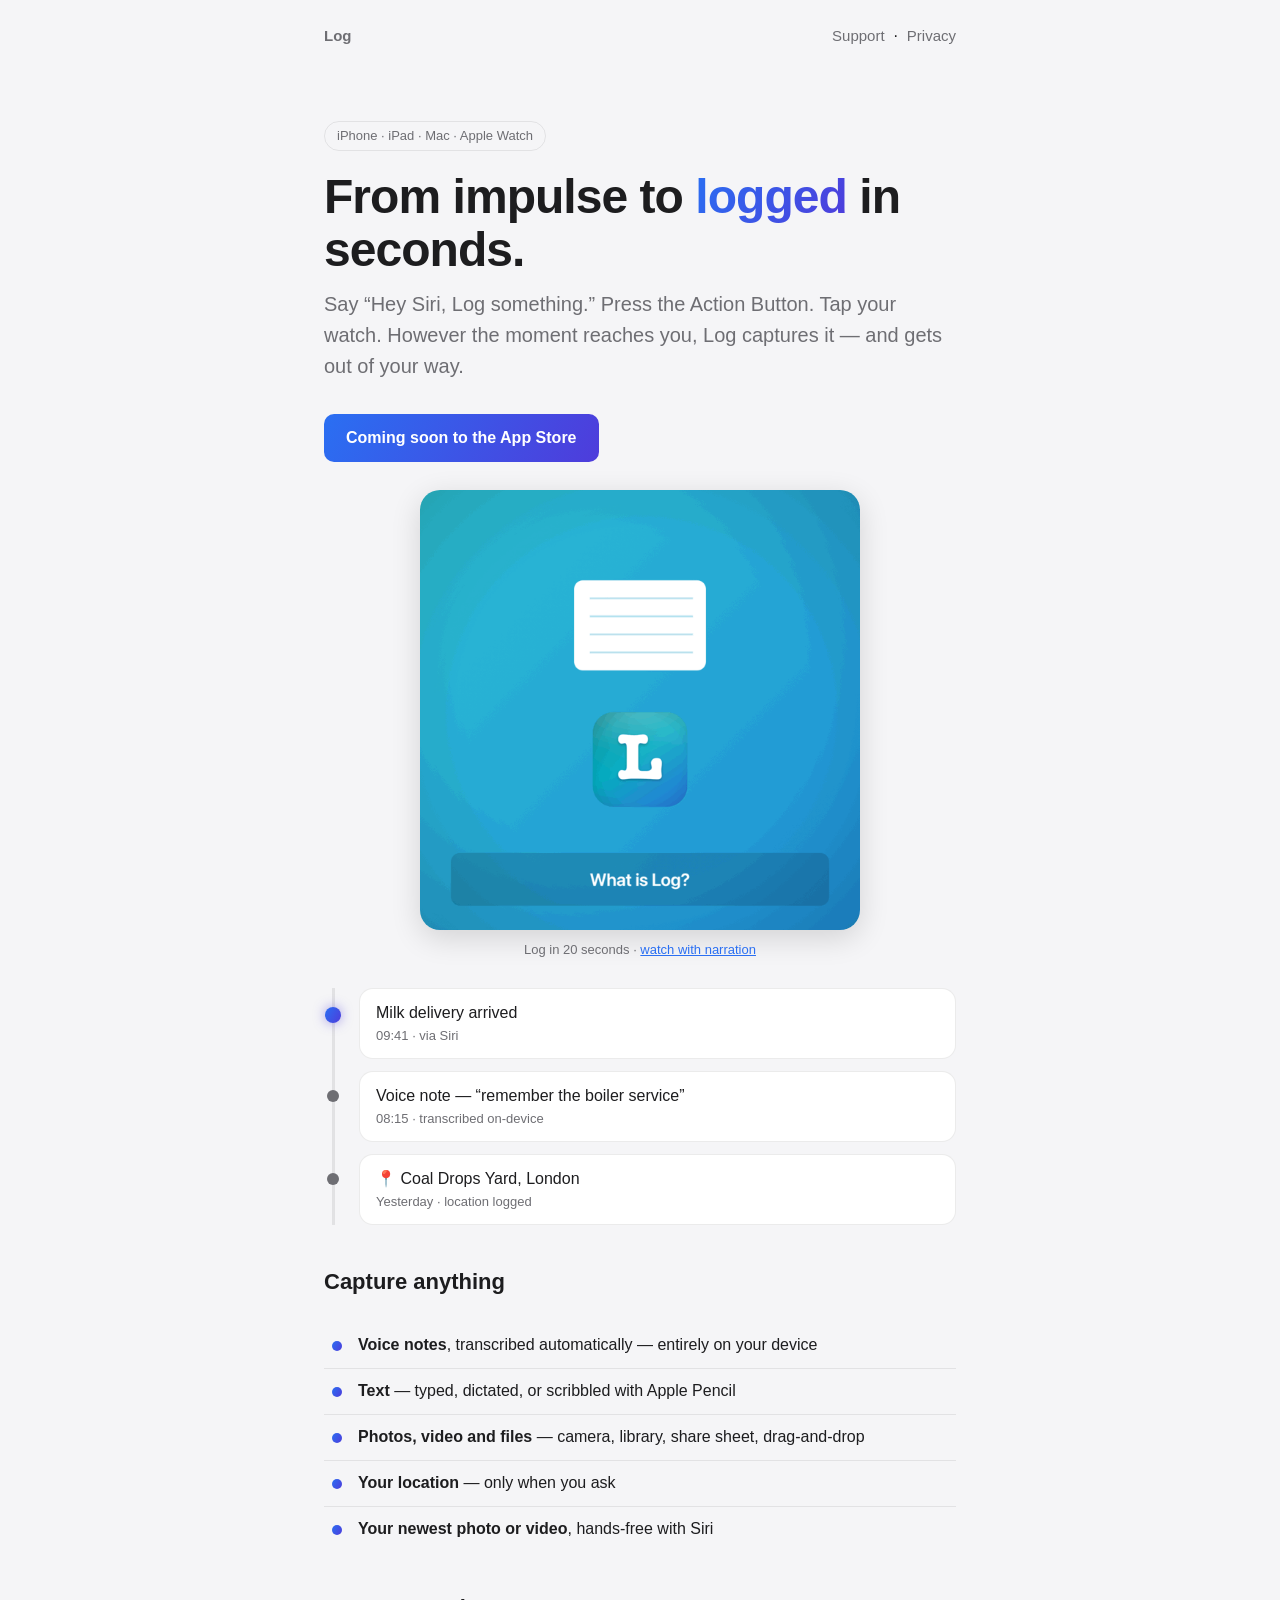
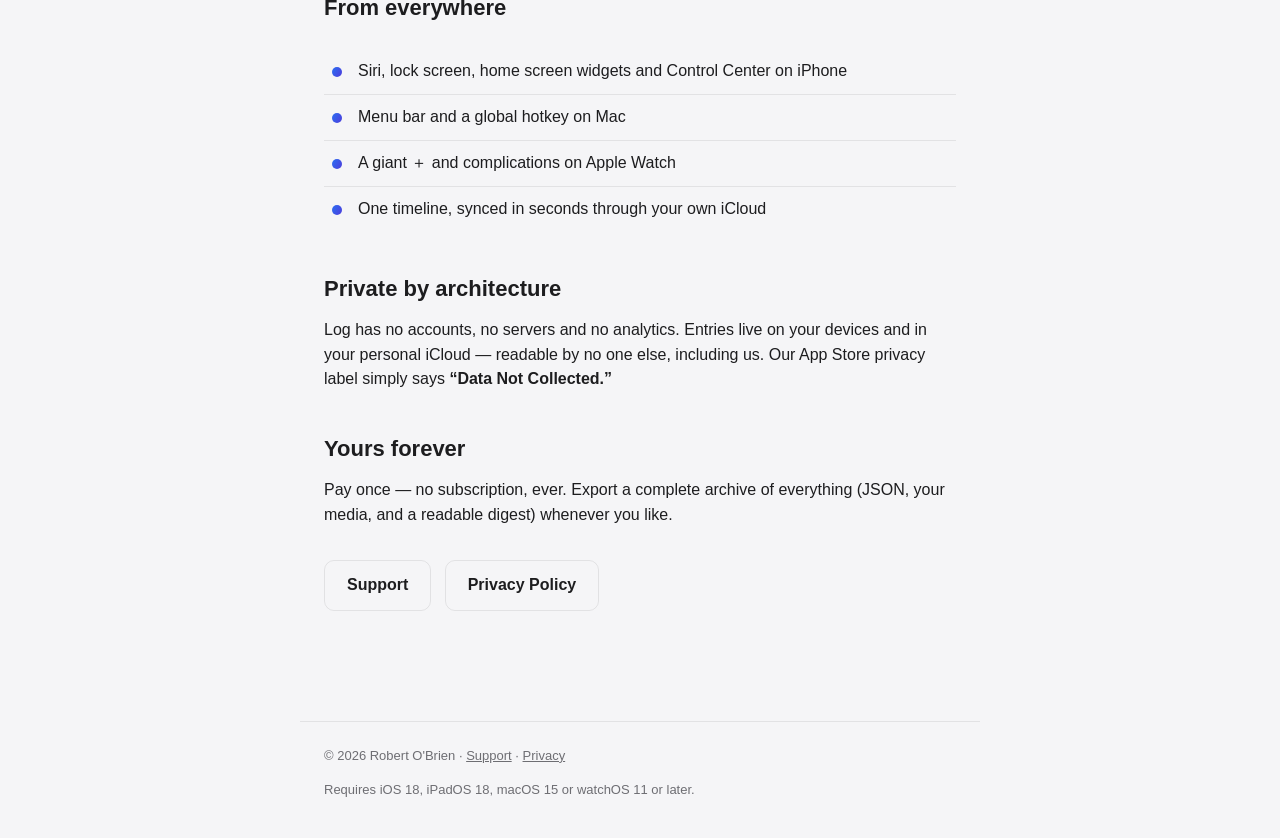
<file: index.html>
<!DOCTYPE html>
<html lang="en">
<head>
  <meta charset="utf-8">
  <meta name="viewport" content="width=device-width, initial-scale=1">
  <title>Log — Capture Anything</title>
  <meta name="description" content="Log: from impulse to logged in seconds. Voice, text, photos, video and location on iPhone, iPad, Mac and Apple Watch — synced through your own iCloud, seen by no one but you.">
  <link rel="stylesheet" href="/assets/style.css">
</head>
<body>
  <header class="site">
    <a href="/"><strong>Log</strong></a>
    <nav>
      <a href="/support/">Support</a> &nbsp;·&nbsp;
      <a href="/privacy/">Privacy</a>
    </nav>
  </header>
  <main>
    <span class="pill">iPhone · iPad · Mac · Apple Watch</span>
    <h1>From impulse to <span class="accent-gradient">logged</span> in seconds.</h1>
    <p class="lede">Say “Hey&nbsp;Siri, Log something.” Press the Action Button.
    Tap your watch. However the moment reaches you, Log captures it — and gets
    out of your way.</p>

    <!-- LAUNCH DAY TODO (tracked: bobobrien/Log#33): replace href="#" with the
         real App Store URL — https://apps.apple.com/app/id<APPLE_ID> — and
         change label to "Download on the App Store". -->
    <p><a class="button" href="#">Coming soon to the App&nbsp;Store</a></p>

    <figure class="explainer">
      <img src="/assets/video/log-explainer.gif" width="600" height="600"
           alt="What is Log? Capture notes, photos, video, voice notes and location to your own private log — on iPhone, iPad, Mac and Apple Watch.">
      <figcaption>Log in 20 seconds · <a href="/assets/video/log-explainer.mp4">watch with narration</a></figcaption>
    </figure>

    <div class="mock" aria-hidden="true">
      <div class="entry">Milk delivery arrived<div class="time">09:41 · via Siri</div></div>
      <div class="entry">Voice note — “remember the boiler service” <div class="time">08:15 · transcribed on-device</div></div>
      <div class="entry">📍 Coal Drops Yard, London<div class="time">Yesterday · location logged</div></div>
    </div>

    <h2>Capture anything</h2>
    <ul class="features">
      <li><strong>Voice notes</strong>, transcribed automatically — entirely on your device</li>
      <li><strong>Text</strong> — typed, dictated, or scribbled with Apple Pencil</li>
      <li><strong>Photos, video and files</strong> — camera, library, share sheet, drag-and-drop</li>
      <li><strong>Your location</strong> — only when you ask</li>
      <li><strong>Your newest photo or video</strong>, hands-free with Siri</li>
    </ul>

    <h2>From everywhere</h2>
    <ul class="features">
      <li>Siri, lock screen, home screen widgets and Control Center on iPhone</li>
      <li>Menu bar and a global hotkey on Mac</li>
      <li>A giant ＋ and complications on Apple Watch</li>
      <li>One timeline, synced in seconds through your own iCloud</li>
    </ul>

    <h2>Private by architecture</h2>
    <p>Log has no accounts, no servers and no analytics. Entries live on your
    devices and in your personal iCloud — readable by no one else, including us.
    Our App Store privacy label simply says <strong>“Data Not Collected.”</strong></p>

    <h2>Yours forever</h2>
    <p>Pay once — no subscription, ever. Export a complete archive of everything
    (JSON, your media, and a readable digest) whenever you like.</p>

    <p style="margin-top:32px">
      <a class="button secondary" href="/support/">Support</a>
      &nbsp;
      <a class="button secondary" href="/privacy/">Privacy Policy</a>
    </p>
  </main>
  <footer>
    <p>© 2026 Robert O'Brien · <a href="/support/">Support</a> · <a href="/privacy/">Privacy</a></p>
    <p>Requires iOS 18, iPadOS 18, macOS 15 or watchOS 11 or later.</p>
  </footer>
</body>
</html>
</file>
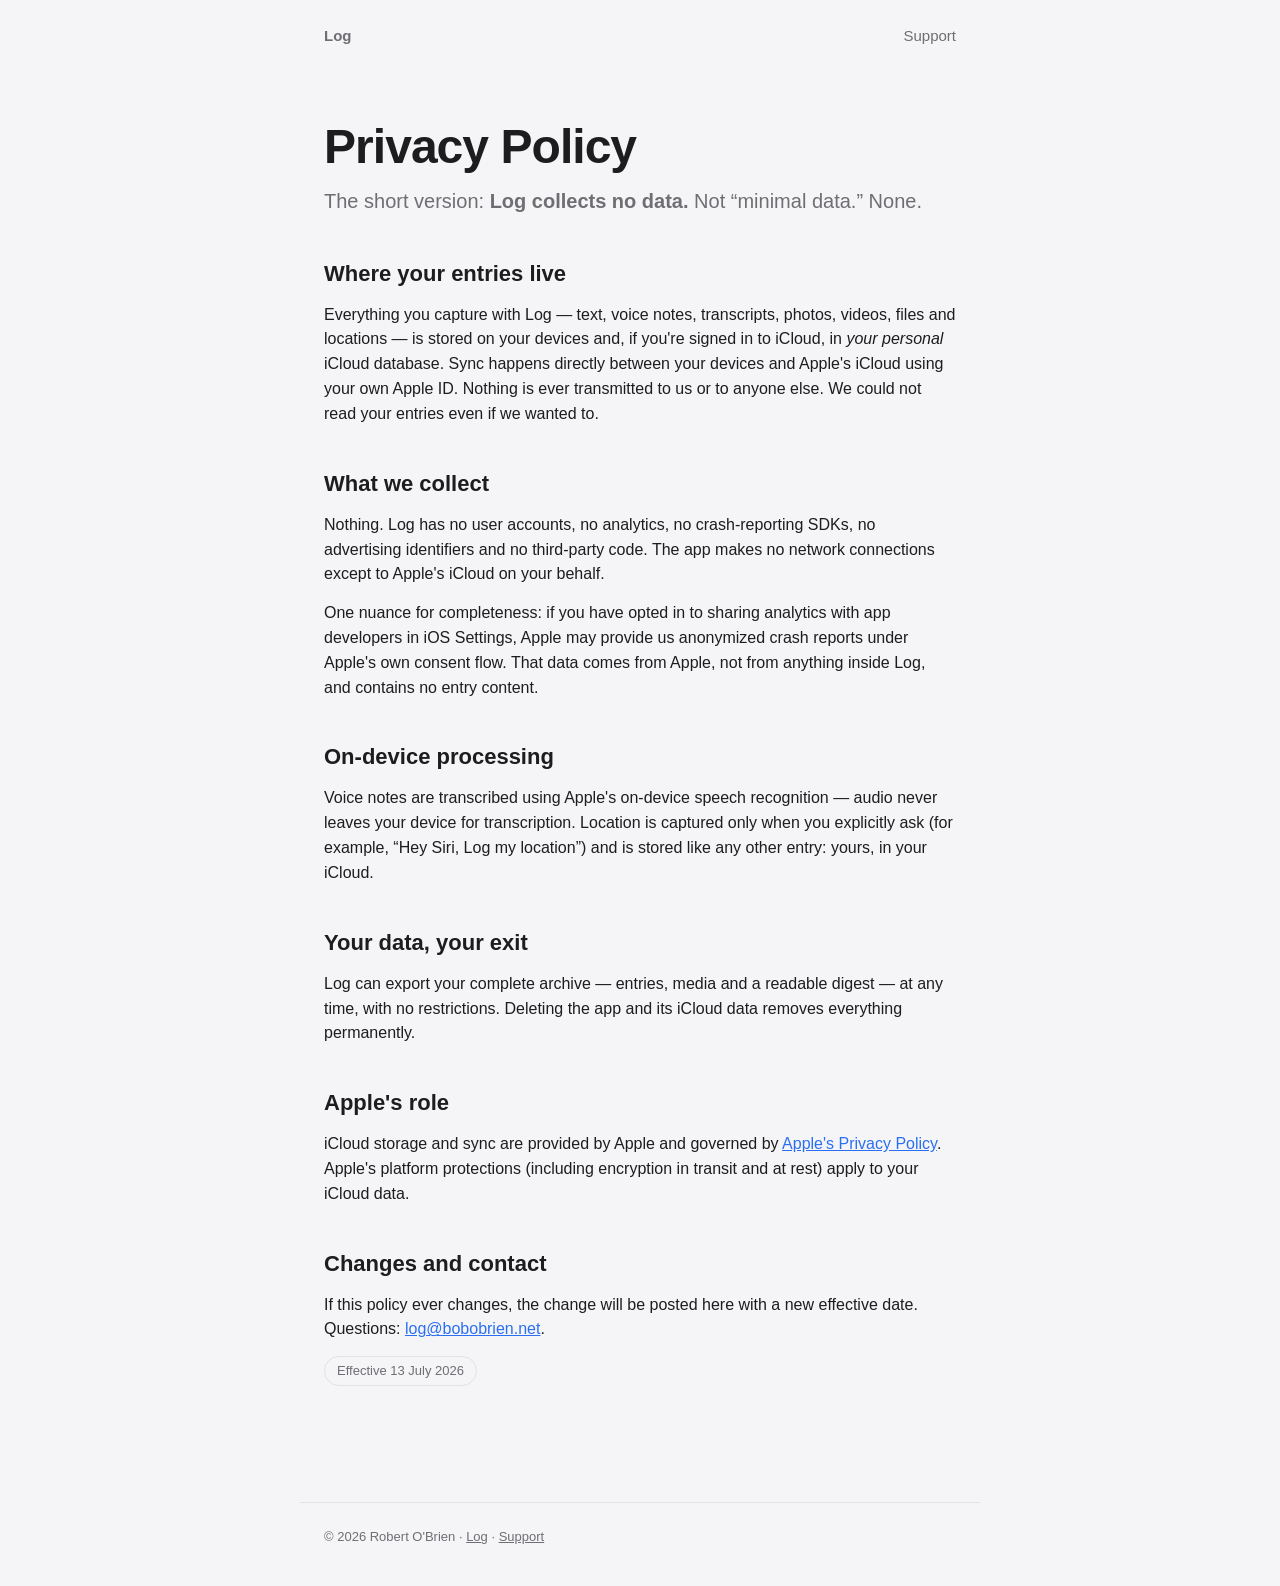
<file: privacy/index.html>
<!DOCTYPE html>
<html lang="en">
<head>
  <meta charset="utf-8">
  <meta name="viewport" content="width=device-width, initial-scale=1">
  <title>Log — Privacy Policy</title>
  <meta name="description" content="Log's privacy policy: no data collected. Your entries stay on your devices and in your personal iCloud.">
  <link rel="stylesheet" href="/assets/style.css">
</head>
<body>
  <header class="site">
    <a href="/"><strong>Log</strong></a>
    <nav>
      
      <a href="/support/">Support</a>
    </nav>
  </header>
  <main>
    <h1>Privacy Policy</h1>
    <p class="lede">The short version: <strong>Log collects no data.</strong>
    Not “minimal data.” None.</p>

    <h2>Where your entries live</h2>
    <p>Everything you capture with Log — text, voice notes, transcripts,
    photos, videos, files and locations — is stored on your devices and,
    if you're signed in to iCloud, in <em>your personal</em> iCloud database.
    Sync happens directly between your devices and Apple's iCloud using your
    own Apple&nbsp;ID. Nothing is ever transmitted to us or to anyone else.
    We could not read your entries even if we wanted to.</p>

    <h2>What we collect</h2>
    <p>Nothing. Log has no user accounts, no analytics, no crash-reporting
    SDKs, no advertising identifiers and no third-party code. The app makes
    no network connections except to Apple's iCloud on your behalf.</p>
    <p>One nuance for completeness: if you have opted in to sharing analytics
    with app developers in iOS Settings, Apple may provide us anonymized
    crash reports under Apple's own consent flow. That data comes from Apple,
    not from anything inside Log, and contains no entry content.</p>

    <h2>On-device processing</h2>
    <p>Voice notes are transcribed using Apple's on-device speech recognition —
    audio never leaves your device for transcription. Location is captured
    only when you explicitly ask (for example, “Hey&nbsp;Siri, Log my
    location”) and is stored like any other entry: yours, in your iCloud.</p>

    <h2>Your data, your exit</h2>
    <p>Log can export your complete archive — entries, media and a readable
    digest — at any time, with no restrictions. Deleting the app and its
    iCloud data removes everything permanently.</p>

    <h2>Apple's role</h2>
    <p>iCloud storage and sync are provided by Apple and governed by
    <a href="https://www.apple.com/legal/privacy/">Apple's Privacy Policy</a>.
    Apple's platform protections (including encryption in transit and at rest)
    apply to your iCloud data.</p>

    <h2>Changes and contact</h2>
    <p>If this policy ever changes, the change will be posted here with a new
    effective date. Questions:
    <a href="mailto:log@bobobrien.net">log@bobobrien.net</a>.</p>

    <p class="pill">Effective 13 July 2026</p>
  </main>
  <footer>
    <p>© 2026 Robert O'Brien · <a href="/">Log</a> · <a href="/support/">Support</a></p>
  </footer>
</body>
</html>
</file>
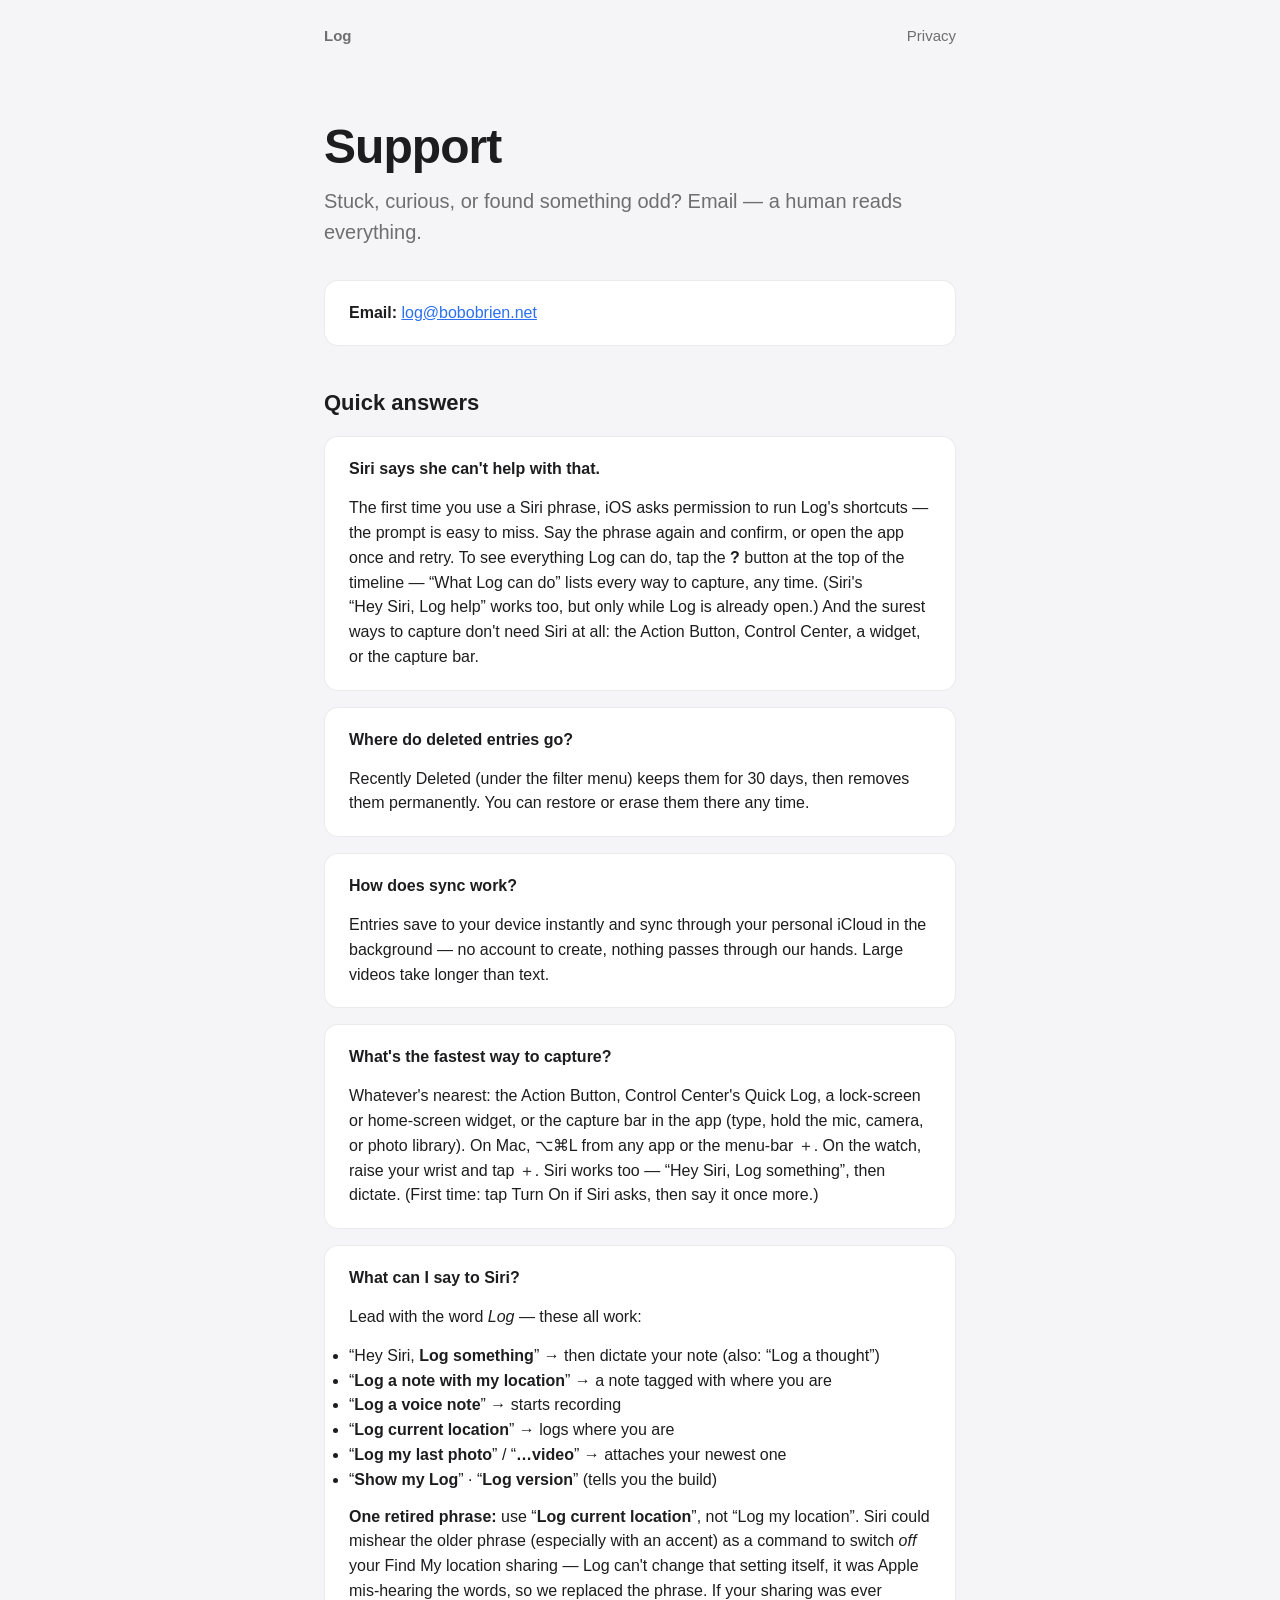
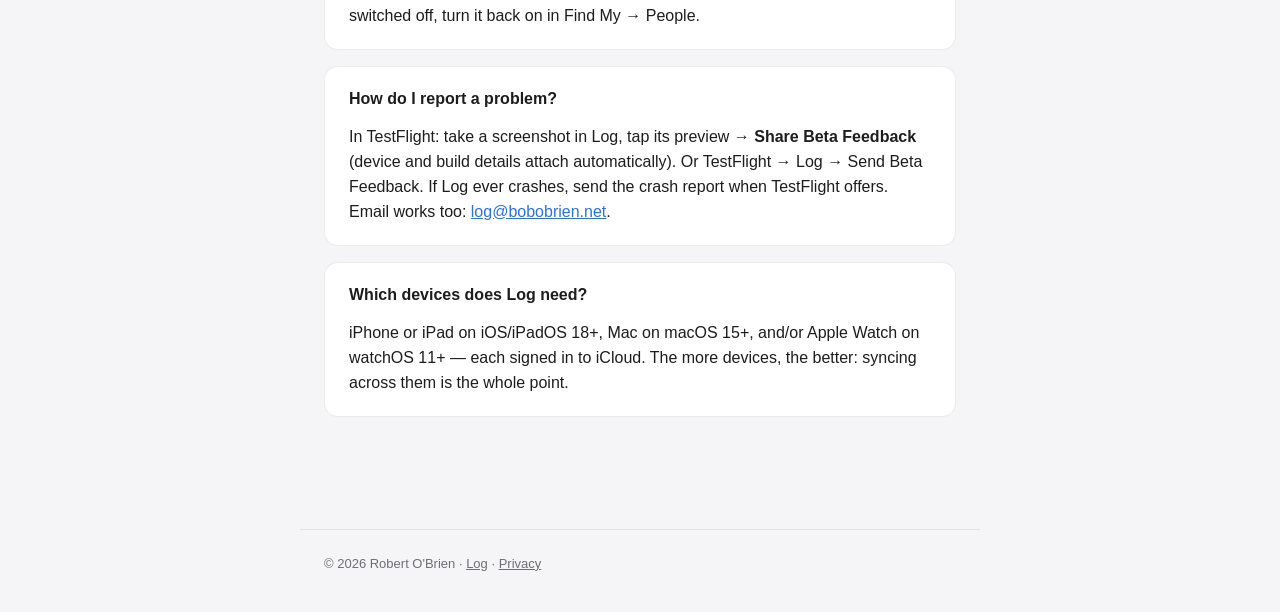
<file: support/index.html>
<!DOCTYPE html>
<html lang="en">
<head>
  <meta charset="utf-8">
  <meta name="viewport" content="width=device-width, initial-scale=1">
  <title>Log — Support</title>
  <meta name="description" content="Support for Log. Get help by email, and quick answers to common questions.">
  <link rel="stylesheet" href="/assets/style.css">
</head>
<body>
  <header class="site">
    <a href="/"><strong>Log</strong></a>
    <nav>
      
      <a href="/privacy/">Privacy</a>
    </nav>
  </header>
  <main>
    <h1>Support</h1>
    <p class="lede">Stuck, curious, or found something odd? Email —
    a human reads everything.</p>

    <div class="card">
      <p style="margin-bottom:0"><strong>Email:</strong>
      <a href="mailto:log@bobobrien.net">log@bobobrien.net</a></p>
    </div>

    <h2>Quick answers</h2>

    <div class="card">
      <p><strong>Siri says she can't help with that.</strong></p>
      <p style="margin-bottom:0">The first time you use a Siri phrase, iOS asks
      permission to run Log's shortcuts — the prompt is easy to miss. Say the
      phrase again and confirm, or open the app once and retry. To see
      everything Log can do, tap the <strong>?</strong> button at the top of the
      timeline — “What Log can do” lists every way to capture, any time. (Siri's
      “Hey&nbsp;Siri, Log help” works too, but only while Log is already open.)
      And the surest ways to capture don't need Siri at all: the Action Button,
      Control Center, a widget, or the capture bar.</p>
    </div>

    <div class="card">
      <p><strong>Where do deleted entries go?</strong></p>
      <p style="margin-bottom:0">Recently Deleted (under the filter menu) keeps
      them for 30 days, then removes them permanently. You can restore or
      erase them there any time.</p>
    </div>

    <div class="card">
      <p><strong>How does sync work?</strong></p>
      <p style="margin-bottom:0">Entries save to your device instantly and sync
      through your personal iCloud in the background — no account to create,
      nothing passes through our hands. Large videos take longer than text.</p>
    </div>

    <div class="card">
      <p><strong>What's the fastest way to capture?</strong></p>
      <p style="margin-bottom:0">Whatever's nearest: the Action Button, Control
      Center's Quick Log, a lock-screen or home-screen widget, or the capture bar
      in the app (type, hold the mic, camera, or photo library). On Mac, ⌥⌘L from
      any app or the menu-bar ＋. On the watch, raise your wrist and tap ＋. Siri
      works too — “Hey&nbsp;Siri, Log something”, then dictate. (First time: tap Turn On if Siri asks, then say it once more.)</p>
    </div>

    <div class="card">
      <p><strong>What can I say to Siri?</strong></p>
      <p>Lead with the word <em>Log</em> — these all work:</p>
      <ul style="margin-bottom:0">
        <li>“Hey&nbsp;Siri, <strong>Log something</strong>” → then dictate your note (also: “Log a thought”)</li>
        <li>“<strong>Log a note with my location</strong>” → a note tagged with where you are</li>
        <li>“<strong>Log a voice note</strong>” → starts recording</li>
        <li>“<strong>Log current location</strong>” → logs where you are</li>
        <li>“<strong>Log my last photo</strong>” / “<strong>…video</strong>” → attaches your newest one</li>
        <li>“<strong>Show my Log</strong>” · “<strong>Log version</strong>” (tells you the build)</li>
      </ul>
      <p style="margin:12px 0 0"><strong>One retired phrase:</strong> use
      “<strong>Log current location</strong>”, not “Log my location”. Siri could
      mishear the older phrase (especially with an accent) as a command to switch
      <em>off</em> your Find&nbsp;My location sharing — Log can't change that
      setting itself, it was Apple mis-hearing the words, so we replaced the
      phrase. If your sharing was ever switched off, turn it back on in
      Find&nbsp;My → People.</p>
    </div>

    <div class="card">
      <p><strong>How do I report a problem?</strong></p>
      <p style="margin-bottom:0">In TestFlight: take a screenshot in Log, tap its
      preview → <strong>Share Beta Feedback</strong> (device and build details
      attach automatically). Or TestFlight → Log → Send Beta Feedback. If Log ever
      crashes, send the crash report when TestFlight offers. Email works too:
      <a href="mailto:log@bobobrien.net">log@bobobrien.net</a>.</p>
    </div>

    <div class="card">
      <p><strong>Which devices does Log need?</strong></p>
      <p style="margin-bottom:0">iPhone or iPad on iOS/iPadOS&nbsp;18+, Mac on
      macOS&nbsp;15+, and/or Apple Watch on watchOS&nbsp;11+ — each signed in to
      iCloud. The more devices, the better: syncing across them is the whole point.</p>
    </div>
  </main>
  <footer>
    <p>© 2026 Robert O'Brien · <a href="/">Log</a> · <a href="/privacy/">Privacy</a></p>
  </footer>
</body>
</html>
</file>
<file: assets/style.css>
/* bobobrien.net — matches Log's design language: speed and calm.
   System fonts, semantic colors, hairline borders, light/dark. */

:root {
  color-scheme: light dark;
  --bg: #f5f5f7;
  --card: #ffffff;
  --text: #1d1d1f;
  --secondary: #6e6e73;
  --hairline: rgba(0, 0, 0, 0.08);
  --accent: #2a6ff2;
  --accent-2: #4e3cdb;
  --radius-card: 14px;
  --radius-control: 10px;
}

@media (prefers-color-scheme: dark) {
  :root {
    --bg: #101226;
    --card: #1c1e33;
    --text: #f5f5f7;
    --secondary: #9a9aa2;
    --hairline: rgba(255, 255, 255, 0.10);
  }
}

* { margin: 0; padding: 0; box-sizing: border-box; }

body {
  font-family: -apple-system, BlinkMacSystemFont, "SF Pro Text", "Segoe UI",
    Roboto, Helvetica, Arial, sans-serif;
  background: var(--bg);
  color: var(--text);
  line-height: 1.55;
  -webkit-font-smoothing: antialiased;
}

main {
  max-width: 680px;
  margin: 0 auto;
  padding: 48px 24px 96px;
}

header.site {
  display: flex;
  align-items: baseline;
  justify-content: space-between;
  max-width: 680px;
  margin: 0 auto;
  padding: 24px;
}

header.site a {
  color: var(--secondary);
  text-decoration: none;
  font-size: 15px;
}

header.site a:hover { color: var(--text); }

h1 {
  font-size: clamp(34px, 6vw, 48px);
  font-weight: 700;
  letter-spacing: -0.02em;
  line-height: 1.1;
  margin-bottom: 12px;
}

h2 {
  font-size: 22px;
  font-weight: 600;
  margin: 40px 0 12px;
}

p { margin-bottom: 14px; }

.lede {
  font-size: 20px;
  color: var(--secondary);
  margin-bottom: 32px;
}

a { color: var(--accent); }

.accent-gradient {
  background: linear-gradient(120deg, var(--accent), var(--accent-2));
  -webkit-background-clip: text;
  background-clip: text;
  color: transparent;
}

.card {
  background: var(--card);
  border: 1px solid var(--hairline);
  border-radius: var(--radius-card);
  padding: 20px 24px;
  margin: 16px 0;
}

.button {
  display: inline-block;
  background: linear-gradient(120deg, var(--accent), var(--accent-2));
  color: #fff;
  text-decoration: none;
  font-weight: 600;
  padding: 12px 22px;
  border-radius: var(--radius-control);
}

.button.secondary {
  background: none;
  border: 1px solid var(--hairline);
  color: var(--text);
}

.pill {
  display: inline-block;
  font-size: 13px;
  color: var(--secondary);
  border: 1px solid var(--hairline);
  border-radius: 999px;
  padding: 4px 12px;
  margin-bottom: 20px;
}

ul.features {
  list-style: none;
  margin: 24px 0;
}

ul.features li {
  padding: 10px 0 10px 34px;
  position: relative;
  border-bottom: 1px solid var(--hairline);
}

ul.features li:last-child { border-bottom: none; }

ul.features li::before {
  content: "";
  position: absolute;
  left: 8px;
  top: 18px;
  width: 10px;
  height: 10px;
  border-radius: 50%;
  background: linear-gradient(120deg, var(--accent), var(--accent-2));
}

/* "What is Log?" explainer (silent looping GIF; narrated mp4 one tap away) */
.explainer {
  margin: 28px 0 12px;
}
.explainer img {
  width: 100%;
  max-width: 440px;
  height: auto;
  display: block;
  margin: 0 auto;
  border-radius: 20px;
  box-shadow: 0 8px 30px rgba(0, 0, 0, 0.14);
}
.explainer figcaption {
  text-align: center;
  font-size: 13px;
  color: var(--secondary);
  margin-top: 10px;
}

/* Timeline motif (icon concept A) */
.mock {
  border-left: 3px solid var(--hairline);
  margin: 28px 0 28px 8px;
  padding-left: 24px;
}

.mock .entry {
  background: var(--card);
  border: 1px solid var(--hairline);
  border-radius: var(--radius-card);
  padding: 12px 16px;
  margin-bottom: 12px;
  position: relative;
}

.mock .entry::before {
  content: "";
  position: absolute;
  left: -33px;
  top: 18px;
  width: 12px;
  height: 12px;
  border-radius: 50%;
  background: var(--secondary);
}

.mock .entry:first-child::before {
  width: 16px;
  height: 16px;
  left: -35px;
  background: linear-gradient(120deg, var(--accent), var(--accent-2));
  box-shadow: 0 0 12px rgba(78, 60, 219, 0.5);
}

.mock .time {
  font-size: 13px;
  color: var(--secondary);
}

footer {
  max-width: 680px;
  margin: 0 auto;
  padding: 24px;
  color: var(--secondary);
  font-size: 13px;
  border-top: 1px solid var(--hairline);
}

footer a { color: var(--secondary); }
</file>
